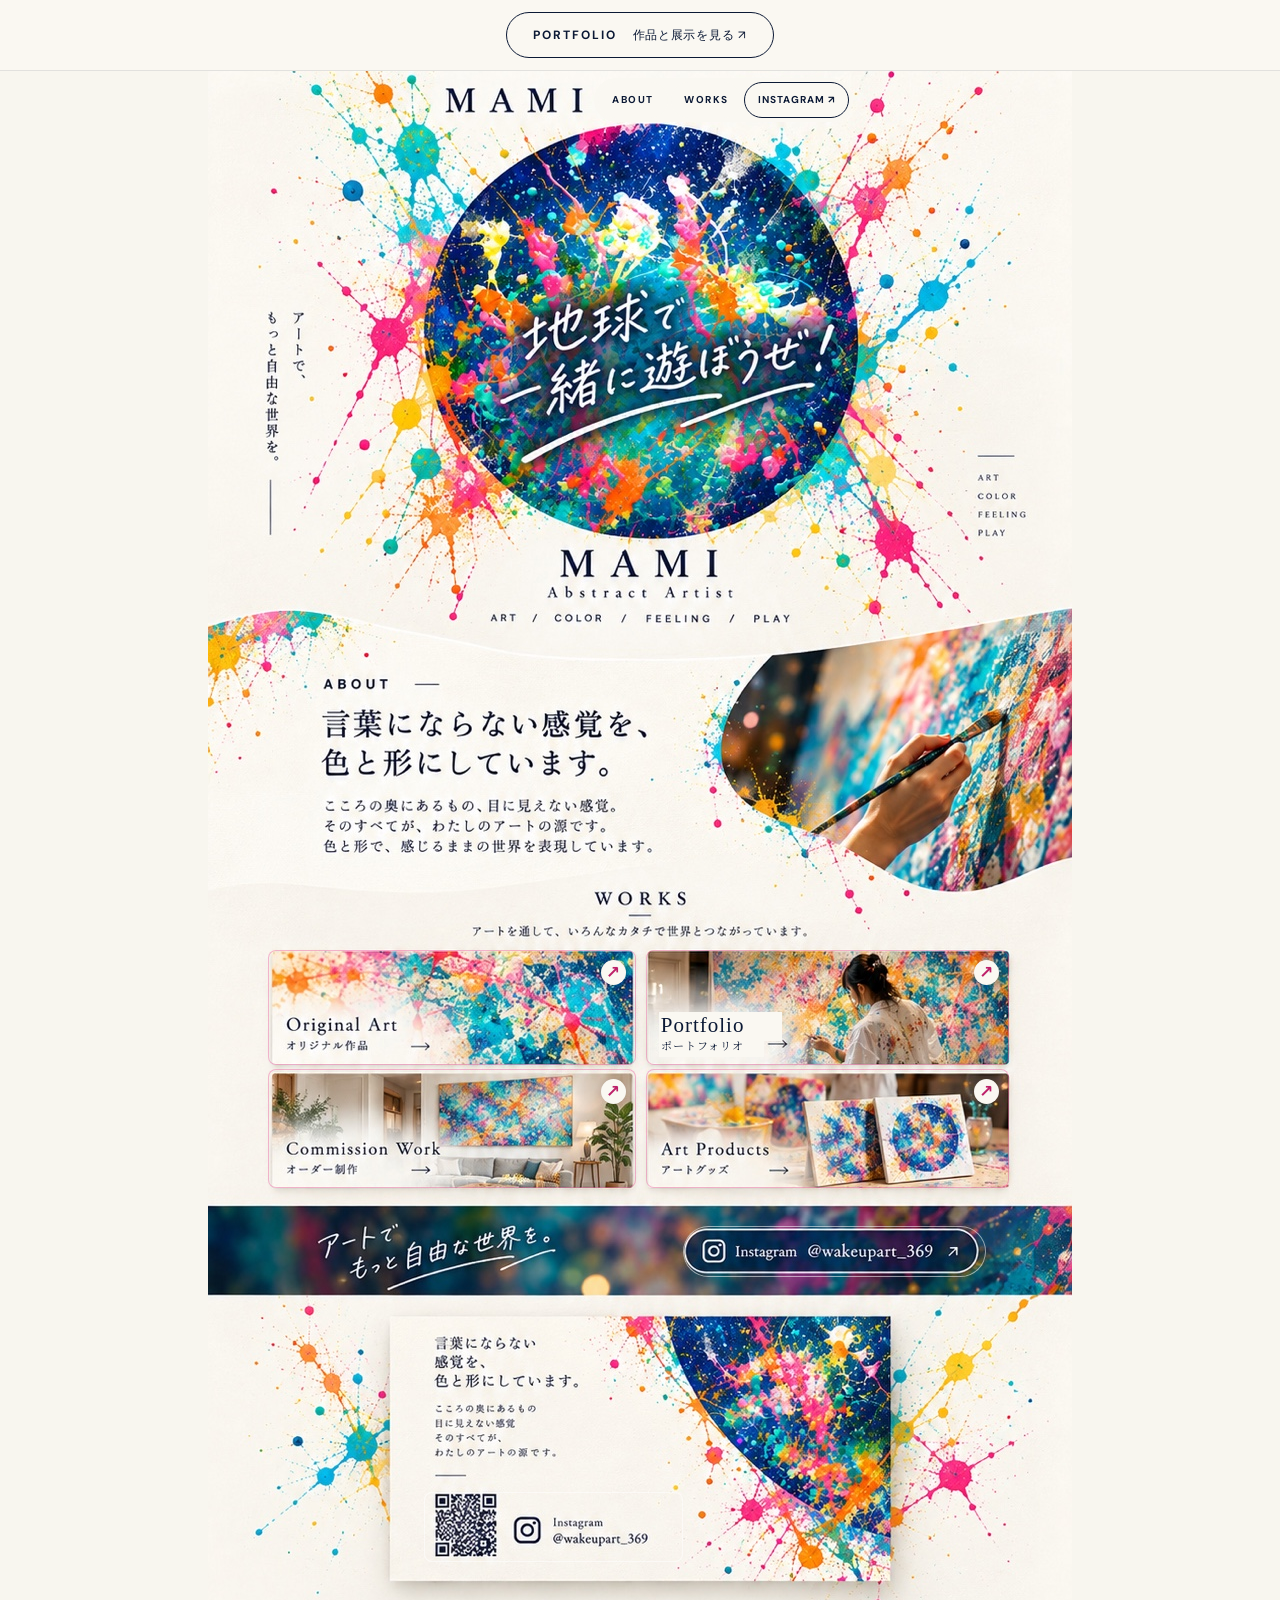
<file: mami-site/index.html>
<!doctype html>
<html lang="ja"><head><meta charset="utf-8"/><meta name="viewport" content="width=device-width,initial-scale=1"/><meta name="theme-color" content="#071c3b"/><title>MAMI | Abstract Artist</title><meta name="description" content="MAMI｜言葉にならない感覚を、色と形に。抽象画、ライブペイント、アート作品。地球で一緒に遊ぼうぜ！"/>
<style>
@import url('https://fonts.googleapis.com/css2?family=Noto+Serif+JP:wght@400;500;600&family=DM+Sans:wght@400;500;600;700&display=swap');
:root{--ink:#0b1935;--cream:#faf8f2;--pink:#f52b91;--teal:#12b6bd}*{box-sizing:border-box}html{scroll-behavior:smooth}body{margin:0;color:var(--ink);background:var(--cream);font-family:'DM Sans',system-ui,sans-serif}a{color:inherit}header{z-index:10;position:sticky;top:0;background:rgba(250,248,242,.91);backdrop-filter:blur(16px);border-bottom:1px solid #10204016}nav{height:72px;max-width:1180px;margin:auto;padding:0 27px;display:flex;align-items:center;justify-content:space-between}.logo{font-family:Georgia,serif;font-size:27px;letter-spacing:.35em;text-decoration:none}.links{display:flex;gap:27px;align-items:center}.links a{text-decoration:none;font-size:11px;font-weight:700;letter-spacing:.17em}.links a:hover{color:var(--pink)}.ig{padding:11px 18px;border:1px solid #132345;border-radius:50px}main{overflow:hidden}.hero{position:relative;min-height:min(810px,90vh);background:#071c3b;display:grid;grid-template-columns:1.07fr .93fr;color:white}.hero-art{background-image:linear-gradient(90deg,#06173105 65%,#071c3b 100%),url('assets/mami-art-hex.jpg');background-size:cover;background-position:center;min-height:600px}.hero-copy{display:flex;justify-content:center;flex-direction:column;padding:90px clamp(32px,6vw,100px) 90px 35px;position:relative}.eyebrow{font-weight:700;font-size:11px;letter-spacing:.4em}.hero h1{font-family:'Noto Serif JP',serif;font-weight:500;font-size:clamp(46px,5.8vw,88px);line-height:1.55;letter-spacing:.07em;margin:32px 0 24px}.hero h1 span{display:block;white-space:nowrap}.hero h1 em{font-style:normal;color:#ff66b4}.hero .sub{font-size:13px;line-height:2.3;letter-spacing:.19em;color:#d6e2ea}.circle{position:absolute;right:-110px;bottom:-160px;width:350px;height:350px;border:1px solid #ffffff42;border-radius:50%;pointer-events:none}.btn{display:inline-flex;align-items:center;justify-content:center;padding:18px 30px;border-radius:50px;text-decoration:none;font-size:12px;font-weight:700;letter-spacing:.2em;transition:transform .2s}.btn:hover{transform:translateY(-3px)}.pink{background:#f62b90;color:white}.outline{border:1px solid #0b1935}.hero .btn{align-self:flex-start;margin-top:40px}.tiny{font-size:10px;letter-spacing:.3em}.band{padding:22px;text-align:center;background:#f7eddd;font-size:12px;letter-spacing:.35em;border-bottom:1px solid #1724411a}.section{max-width:1120px;margin:auto;padding:110px 28px}.section-label{font-size:11px;letter-spacing:.4em;font-weight:700;color:#e8368e}.section h2{font-family:Georgia,'Noto Serif JP',serif;font-size:clamp(42px,5vw,72px);font-weight:400;letter-spacing:.05em;margin:18px 0 35px}.about{display:grid;grid-template-columns:1fr 1fr;gap:80px;align-items:center}.about p{font-family:'Noto Serif JP',serif;font-size:clamp(17px,2vw,23px);line-height:2.3;letter-spacing:.08em}.about .small{font-family:'DM Sans',sans-serif;font-size:13px;line-height:2.2;color:#6a6870}.about-image{height:500px;background:url('assets/paint_detail.jpg') center/cover;position:relative;border-radius:240px 240px 12px 12px;box-shadow:25px 25px 0 #f5e7de}.gallery{background:#081b3a;color:white}.gallery .inner{max-width:1120px;margin:auto;padding:100px 28px}.gallery-head{display:flex;justify-content:space-between;align-items:end;gap:30px}.gallery h2{font-family:Georgia,serif;font-size:clamp(43px,6vw,82px);font-weight:400;margin:15px 0}.art-strip{display:grid;grid-template-columns:1.2fr .8fr;gap:25px;margin-top:35px}.art-strip img{width:100%;height:450px;object-fit:cover}.art-strip img:last-child{object-position:right}.note{font-size:12px;color:#d6d5df;line-height:2}.services{display:grid;grid-template-columns:repeat(4,1fr);gap:16px;margin-top:55px}.service{border-top:2px solid var(--ink);padding-top:22px}.service .num{font-size:11px;color:#e8368e}.service h3{font-family:Georgia,serif;font-weight:400;font-size:22px}.service p{font-size:12px;color:#646775;line-height:1.8}.contact{padding:105px 24px;text-align:center;position:relative;background:#f3ebdf}.contact:before,.contact:after{content:'';position:absolute;border-radius:50%;opacity:.8;filter:blur(1px)}.contact:before{background:#fd479d;width:16px;height:16px;left:12%;top:18%}.contact:after{background:#19b7bd;width:23px;height:23px;right:12%;bottom:18%}.contact h2{font-family:'Noto Serif JP',serif;font-weight:400;font-size:clamp(32px,5vw,58px);line-height:1.6}.contact p{font-size:14px;line-height:2}.contact .btn{margin-top:20px}footer{display:flex;justify-content:space-between;align-items:center;padding:28px max(26px,calc((100vw - 1120px)/2));font-size:11px;letter-spacing:.16em}footer strong{font-family:Georgia,serif;font-size:22px;letter-spacing:.24em}@media(max-width:800px){nav{height:62px}.links{gap:14px}.links a{font-size:10px}.links a:nth-child(2){display:none}.ig{padding:10px}.hero{display:flex;flex-direction:column}.hero-art{height:380px;min-height:0;background-image:linear-gradient(0deg,#071c3b 0%,transparent 40%),url('assets/art_detail.jpg')}.hero-copy{padding:0 29px 75px;margin-top:-20px}.hero h1{font-size:clamp(39px,10vw,65px);margin:15px 0}.circle{display:none}.section{padding:75px 28px}.about{grid-template-columns:1fr;gap:38px}.about-image{height:320px;order:-1}.gallery .inner{padding:70px 28px}.art-strip{gap:12px}.art-strip img{height:260px}.services{grid-template-columns:repeat(2,1fr);gap:35px}.gallery-head{display:block}.contact{padding:70px 20px}footer{gap:20px;flex-wrap:wrap}}

/* Main visual: the actual front of MAMI's business card */
.hero{min-height:0;display:flex;justify-content:center;align-items:center;position:relative;overflow:hidden;padding:clamp(34px,5vw,76px) 22px;background:#faf8f2;color:var(--ink)}
.hero-splashes{position:absolute;inset:-40px;pointer-events:none;opacity:.65;background-image:url('assets/art_detail.jpg');background-position:center;background-size:cover;filter:saturate(1.3)}
.hero-splashes:after{content:'';position:absolute;inset:0;background:rgba(250,248,242,.77)}
.hero-feature{position:relative;z-index:1;width:min(100%,570px);box-shadow:0 18px 42px #0b19352e;line-height:0;background:#faf8f2}
.hero-feature img{width:100%;height:auto;display:block}
@media(max-width:800px){nav{padding:0 15px;height:66px;gap:12px}.logo{font-size:23px;letter-spacing:.18em}.links{gap:10px}.links a{font-size:9px;letter-spacing:.08em}.links a:nth-child(2),.links a:nth-child(3){display:none}.links .ig{padding:11px 10px;white-space:nowrap}.hero{padding:24px 17px 40px;min-height:0}.hero-feature{width:min(100%,520px);box-shadow:0 12px 25px #0b193526}.hero-splashes{opacity:.45}}
@media(min-width:801px){.hero{padding:65px 36px 85px}.hero-feature{width:min(68vw,600px)}}
</style><style>
.desktop-design{display:none}
@media(min-width:801px){
body{background:#f8f6ef}
body>header,body>main,body>footer{display:none}
.desktop-design{display:block;position:relative;width:100%;max-width:864px;margin:0 auto}
.desktop-artwork{display:block;width:100%;height:auto}
.desktop-design>nav{position:absolute;inset:0;width:100%;height:100%;max-width:none;margin:0;padding:0;display:block;pointer-events:none}
.desktop-design>nav .design-link{pointer-events:auto}
.design-link{position:absolute;display:block;z-index:2;text-decoration:none;transition:box-shadow .15s,background .15s}
.design-link span{position:absolute;width:1px;height:1px;padding:0;margin:-1px;overflow:hidden;clip-path:inset(50%);white-space:nowrap}
.design-link:hover{box-shadow:none;background:transparent}
.design-link:focus-visible{outline:3px solid #e62f86;outline-offset:4px;background:#ffffff33}
.design-anchor{position:absolute;left:0;width:1px;height:1px;scroll-margin-top:20px}
}
</style><style>.service-link{display:block;text-decoration:none;touch-action:manipulation;-webkit-tap-highlight-color:#f52b9122}.service-link:focus-visible{outline:3px solid #e8368e;outline-offset:6px}.service-action{display:block;font-size:11px;line-height:1.8;color:#bd2069;margin-top:20px;font-weight:700}.service-link:active{opacity:.7}</style><style>.portfolio-entry{padding:12px 20px;text-align:center;background:#faf8f2;border-bottom:1px solid #0b19351a}.portfolio-entry a{display:inline-flex;align-items:center;justify-content:center;gap:16px;min-height:46px;padding:10px 26px;border:1px solid #0b1935;border-radius:50px;text-decoration:none;color:#0b1935}.portfolio-entry strong{font-size:12px;letter-spacing:.16em}.portfolio-entry span{font-size:12px;letter-spacing:.06em}.portfolio-entry a:hover{background:#f3ebdf}.portfolio-entry a:focus-visible{outline:3px solid #e8368e;outline-offset:3px}@media(max-width:420px){.portfolio-entry{padding:10px 14px}.portfolio-entry a{gap:12px;padding:10px 18px}}</style><style>@media(min-width:801px){.desktop-design .work-link[aria-label^="Portfolio"] span{position:absolute;left:3.5%;top:54%;width:34%;height:25%;margin:0;padding:0 2px;overflow:visible;clip-path:none;white-space:nowrap;background:#faf8f2;color:#0b1935;font-family:Georgia,serif;font-size:clamp(19px,2.43vw,21px);line-height:1.25;letter-spacing:1px}}</style><style>@media(min-width:801px){.desktop-design .work-link[aria-label^="Portfolio"]::after{content:"ポートフォリオ";position:absolute;left:3.5%;top:77%;width:29%;height:16%;padding-left:2px;box-sizing:border-box;background:#faf8f2;color:#0b1935;font-family:"Noto Serif JP",serif;font-size:clamp(10px,1.27vw,11px);line-height:1.4;letter-spacing:1px;white-space:nowrap}}</style><style>/* Real text navigation, independent of the background artwork. */
@media(min-width:801px){
.desktop-nav-actions{position:absolute;left:44.7%;top:.45%;width:30%;height:2.85%;display:flex;align-items:center;justify-content:space-between;gap:3px;background:#faf8f2;border-radius:24px;padding:3px 4px;pointer-events:auto}
.desktop-nav-actions .nav-action{display:inline-flex;align-items:center;justify-content:center;min-height:36px;padding:0 9px;flex:1;color:#0b1935;background:#faf8f2;border:1px solid transparent;border-radius:24px;text-decoration:none;font-family:'DM Sans',system-ui,sans-serif;font-size:10px;font-weight:700;letter-spacing:1.5px;white-space:nowrap;cursor:pointer;transition:background-color .18s,color .18s,border-color .18s,transform .18s}
.desktop-nav-actions .nav-instagram{flex:1.7;border-color:#0b1935;letter-spacing:1px}
.desktop-nav-actions .nav-action:hover,.desktop-nav-actions .nav-action[aria-current="location"]{background:#e8368e;color:#fff;border-color:#e8368e}
.desktop-nav-actions .nav-action:active{background:#b91f69;color:#fff;transform:translateY(1px)}
.desktop-nav-actions .nav-action:focus-visible{outline:3px solid #12b6bd;outline-offset:3px;background:#e8368e;color:#fff}
}
.links a{border-radius:24px;padding:10px;transition:background-color .18s,color .18s}
.links a:hover,.links a:active{background:#e8368e;color:#fff}
.links a:focus-visible{outline:3px solid #12b6bd;outline-offset:3px;background:#e8368e;color:#fff}
@media(prefers-reduced-motion:reduce){html{scroll-behavior:auto}.desktop-nav-actions .nav-action,.links a{transition:none}}</style><style>/* Make every existing link visibly interactive without changing its destination. */
@media(min-width:801px){
.desktop-design .design-link{cursor:pointer;border-radius:8px;transition:background-color .18s,box-shadow .18s}
.desktop-design .work-link{box-shadow:inset 0 0 0 1px #e8368e55}
.desktop-design .work-link::before{content:"↗";position:absolute;right:10px;top:10px;width:25px;height:25px;display:flex;align-items:center;justify-content:center;border-radius:50%;background:#faf8f2;color:#bd2069;box-shadow:0 2px 8px #0b19351f;font:700 17px/1 system-ui,sans-serif;transition:background-color .18s,color .18s}
.desktop-design .design-link:hover,.desktop-design .design-link.is-selected{background:#e8368e20;box-shadow:inset 0 0 0 3px #e8368e}
.desktop-design .work-link:hover::before,.desktop-design .work-link.is-selected::before{background:#e8368e;color:#fff}
.desktop-design .design-link:active{background:#e8368e38;box-shadow:inset 0 0 0 4px #bd2069}
.desktop-design .design-link:focus-visible{outline:3px solid #12b6bd;outline-offset:3px;background:#e8368e20;box-shadow:inset 0 0 0 3px #e8368e}
.desktop-design .design-link:not(.work-link):not([href="#desktop-top"]){box-shadow:inset 0 0 0 1px #ffffff88}
.desktop-design .design-link:not(.work-link):not([href="#desktop-top"]):hover,.desktop-design .design-link:not(.work-link):not([href="#desktop-top"]).is-selected{box-shadow:inset 0 0 0 3px #e8368e}
}
.service-link{padding:22px 12px 14px;border-radius:0 0 12px 12px;cursor:pointer;transition:background-color .18s,box-shadow .18s}
.service-link:hover,.service-link.is-selected{background:#fbe6ef;box-shadow:inset 0 0 0 2px #e8368e}
.service-link:active{background:#f7cfdf;opacity:1}
.service-link:hover h3,.service-link.is-selected h3{color:#bd2069}
.portfolio-entry a,.btn,.logo{cursor:pointer;transition:background-color .18s,color .18s,box-shadow .18s}
.portfolio-entry a:hover,.portfolio-entry a:active{background:#e8368e;color:white;border-color:#e8368e}
.btn:hover{background:#bd2069;box-shadow:0 5px 15px #bd206933}
.btn:focus-visible,.logo:focus-visible{outline:3px solid #12b6bd;outline-offset:4px}
.logo:hover{color:#e8368e}
@media(prefers-reduced-motion:reduce){.desktop-design .design-link,.desktop-design .work-link::before,.service-link,.portfolio-entry a,.btn,.logo{transition:none}}
</style><style>@media(max-width:800px){.about-image{height:auto;aspect-ratio:3 / 4;background-image:url("assets/mami-painting-about.jpg");background-position:center;background-size:cover;border-radius:50% 50% 12px 12px;box-shadow:14px 18px 0 #f5e7de}}</style><style>/* Mobile WORKS: four playful paper stickers. */
.works-invite{display:none}
@media(max-width:800px){
#works{padding:72px 24px 80px}
#works h2{margin-bottom:15px}
#works .works-invite{display:block;font-family:'Noto Serif JP',serif;font-size:12px;letter-spacing:.04em;line-height:1.9;color:#686478;margin:0 0 28px}
#works .works-invite span{display:inline-block;color:#e8368e;font-size:20px;margin-left:4px}
#works .services{display:grid;grid-template-columns:repeat(2,minmax(0,1fr));gap:20px 14px;margin-top:28px;align-items:stretch}
#works .service-link{--paper:#ffe3ed;--accent:#bd2069;--tilt:-1.3deg;position:relative;display:flex;flex-direction:column;min-width:0;padding:18px 13px 16px;border:1.5px solid #172441;border-radius:25px 25px 16px 25px;background:var(--paper);box-shadow:3px 5px 0 #172441;transform:rotate(var(--tilt));transition:transform .18s,box-shadow .18s;isolation:isolate}
#works .service-link:nth-child(2){--paper:#dff3f5;--accent:#087c86;--tilt:1.3deg;border-radius:25px 16px 25px 25px}
#works .service-link:nth-child(3){--paper:#fff0c5;--accent:#946019;--tilt:1deg;border-radius:17px 25px 25px 25px}
#works .service-link:nth-child(4){--paper:#e8e0f8;--accent:#71509c;--tilt:-1deg;border-radius:25px 25px 25px 16px}
#works .service-link::before{content:"✦";position:absolute;right:13px;top:12px;font-size:34px;line-height:1;color:var(--accent);opacity:.8;pointer-events:none}
#works .service-link:nth-child(2)::before{content:"◎"}
#works .service-link:nth-child(3)::before{content:"✎"}
#works .service-link:nth-child(4)::before{content:"✿"}
#works .num{display:flex;align-items:center;justify-content:center;width:29px;height:29px;border:1px solid currentColor;border-radius:50%;background:#fff9;color:var(--accent);font-size:10px;letter-spacing:.04em}
#works .service h3{font-family:Georgia,serif;font-size:clamp(20px,5.6vw,27px);line-height:1.12;letter-spacing:-.02em;color:#172441;margin:20px 0 12px;min-height:2.24em;overflow-wrap:normal}
#works .service p{font-size:11px;line-height:1.85;color:#514e61;margin:0 0 18px}
#works .service-action{display:flex;align-items:center;justify-content:center;min-height:38px;padding:8px 4px;margin-top:auto;background:#fff9;border:1px solid currentColor;border-radius:40px;color:var(--accent);font-size:10px;line-height:1.5;letter-spacing:0;white-space:nowrap}
#works .service-link:hover,#works .service-link:focus-visible,#works .service-link.is-selected{background:var(--paper);transform:translate(-1px,-4px) rotate(0deg);box-shadow:5px 9px 0 #172441}
#works .service-link:hover h3,#works .service-link.is-selected h3{color:#172441}
#works .service-link:hover .service-action,#works .service-link.is-selected .service-action{background:var(--accent);color:#fff}
#works .service-link:active{opacity:1;transform:translate(2px,3px) rotate(0deg);box-shadow:1px 2px 0 #172441}
#works .service-link:focus-visible{outline:3px solid #e8368e;outline-offset:5px}
}
@media(max-width:350px){#works{padding-left:18px;padding-right:18px}#works .services{gap:18px 12px}#works .service-link{padding:16px 10px}#works .service-action{font-size:9px}}
@media(prefers-reduced-motion:reduce){#works .service-link{transition:none}}
</style><style>/* Mobile header: keep the three destinations visible and uncluttered. */
@media(max-width:800px){
header nav{justify-content:flex-end}
header nav .logo{display:none}
header nav .links{width:100%;justify-content:flex-end;gap:7px}
header nav .links a{display:inline-flex!important;align-items:center;justify-content:center;padding:10px 11px;font-size:9px;letter-spacing:.08em;white-space:nowrap}
header nav .links a:nth-child(2){display:none!important}
header nav .links a:nth-child(3){display:inline-flex!important;border:1px solid #0b1935}
header nav .links .ig{padding:11px 10px}
}
@media(max-width:370px){
header nav .links{gap:4px}
header nav .links a{padding-left:8px;padding-right:8px;font-size:8px}
header nav .links .ig{padding-left:8px;padding-right:8px}
}</style><style>
@media (max-width:900px){
.gallery .art-strip{grid-template-columns:1fr;grid-template-areas:"main" "detail" "motion";gap:22px}
.gallery .art-piece-main,.gallery .art-piece-detail,.gallery .art-piece-motion{width:100%;transform:none}
.gallery .art-piece-main img{height:300px;object-position:center}
.gallery .art-piece-detail img,.gallery .art-piece-motion img{height:230px;object-position:center 45%}
.gallery .art-piece figcaption{font-size:13px;left:12px;bottom:12px}
}
</style><style>
.gallery .art-piece img{object-fit:contain!important;background:#081b3a}
.gallery .art-piece-main img{object-position:center!important}
.gallery .art-piece-detail img,.gallery .art-piece-motion img{object-position:center top!important}
@media(max-width:900px){
.gallery .art-piece-main img{height:auto!important;aspect-ratio:16/10}
.gallery .art-piece-detail img,.gallery .art-piece-motion img{height:auto!important;aspect-ratio:16/10}
}
</style><style>
/* Playful art cards to match the WORKS section */
.gallery .art-strip{gap:28px}
.gallery .art-piece{padding:14px 14px 18px;border:3px solid #0b1935;box-shadow:10px 10px 0 #0b1935;border-radius:32px;background:#f8deea;transform:rotate(-1deg)}
.gallery .art-piece:nth-child(2){background:#dff3f5;transform:rotate(1deg)}
.gallery .art-piece:nth-child(3){background:#fff0be;transform:rotate(-.7deg)}
.gallery .art-piece-main{border-radius:38px 22px 22px 22px}
.gallery .art-piece-detail{border-radius:22px 38px 22px 22px}
.gallery .art-piece-motion{border-radius:22px 22px 38px 22px}
.gallery .art-piece::before{content:'✦';position:absolute;top:20px;right:22px;z-index:2;font-size:25px;color:#c02c70}
.gallery .art-piece:nth-child(2)::before{content:'○';color:#378b97}
.gallery .art-piece:nth-child(3)::before{content:'✎';color:#9b6b27}
.gallery .art-piece img{border-radius:22px;background:#faf8f2}
.gallery .art-piece figcaption{position:static;display:block;padding:14px 5px 0;background:transparent;color:#0b1935;font:400 18px Georgia,serif;letter-spacing:.02em}
.gallery .art-piece figcaption span{color:#c02c70}
.gallery .art-piece-detail figcaption{color:#287b86}
.gallery .art-piece-motion figcaption{color:#8d6426}
@media(max-width:900px){
.gallery .art-strip{gap:24px}
.gallery .art-piece{padding:12px 12px 15px;border-radius:28px;box-shadow:8px 8px 0 #0b1935}
.gallery .art-piece-main,.gallery .art-piece-detail,.gallery .art-piece-motion{border-radius:28px}
.gallery .art-piece::before{top:17px;right:20px}
.gallery .art-piece figcaption{font-size:17px;padding-top:12px}
}
</style></head><body><aside class="portfolio-entry" aria-label="作品と展示のポートフォリオ"><a href="portfolio/"><strong>PORTFOLIO</strong><span>作品と展示を見る ↗</span></a></aside><div class="desktop-design" aria-label="MAMI アーティストサイト PC版">
<img class="desktop-artwork" src="assets/desktop-design.jpg" width="864" height="1536" alt="MAMI Abstract Artist。地球で一緒に遊ぼうぜ！ 色鮮やかな丸い抽象アート、制作風景、作品とアートグッズ。言葉にならない感覚を、色と形にしています。">
<nav aria-label="PC版メニュー">
<a class="design-link" style="left:27%;top:.5%;width:17%;height:3%" href="#desktop-top" aria-label="MAMI トップ"><span>MAMI</span></a>
<div class="desktop-nav-actions">
<a class="nav-action" href="#desktop-about">ABOUT</a>
<a class="nav-action" href="#desktop-works">WORKS</a>
<a class="nav-action nav-instagram" href="https://www.instagram.com/wakeupart_369/" target="_blank" rel="noopener" aria-label="Instagram @wakeupart_369 を開く">INSTAGRAM ↗</a>
</div>
</nav>
<div id="desktop-top" class="design-anchor" style="top:0"></div>
<section id="desktop-about" class="design-anchor" style="top:38%" aria-label="ABOUT 言葉にならない感覚を、色と形にしています。"></section>
<section id="desktop-works" class="design-anchor" style="top:53%" aria-label="WORKS"></section>
<a class="design-link work-link" style="left:7%;top:57.2%;width:42.5%;height:7.5%" href="https://www.instagram.com/wakeupart_369/" target="_blank" rel="noopener" aria-label="Original Art オリジナル作品をInstagramで見る"><span>Original Art</span></a>
<a class="design-link work-link" style="left:50.7%;top:57.2%;width:42%;height:7.5%" href="portfolio/" aria-label="Portfolio ポートフォリオを見る"><span>Portfolio</span></a>
<a class="design-link work-link" style="left:7%;top:65%;width:42.5%;height:7.7%" href="https://www.instagram.com/wakeupart_369/" target="_blank" rel="noopener" aria-label="Commission Work オーダー制作についてInstagramで問い合わせる"><span>Commission Work</span></a>
<a class="design-link work-link" style="left:50.7%;top:65%;width:42%;height:7.7%" href="https://wakeupart073.base.shop/" target="_blank" rel="noopener" aria-label="Art Products アートグッズをBASEショップで見る"><span>Art Products</span></a>
<a class="design-link" style="left:55%;top:75.2%;width:35%;height:3.3%;border-radius:50px" href="https://www.instagram.com/wakeupart_369/" target="_blank" rel="noopener" aria-label="Instagram @wakeupart_369 を開く"><span>Instagram @wakeupart_369 ↗</span></a>
<a class="design-link" style="left:25%;top:92.5%;width:30%;height:4.6%" href="https://www.instagram.com/wakeupart_369/" target="_blank" rel="noopener" aria-label="名刺からInstagram @wakeupart_369 を開く"><span>Instagram @wakeupart_369 ↗</span></a>
</div><header><nav><a href="#top" class="logo">MAMI</a><div class="links"><a href="#about">ABOUT</a><a href="#gallery">ART</a><a href="#works">WORKS</a><a href="https://www.instagram.com/wakeupart_369/" target="_blank" rel="noopener" class="ig">INSTAGRAM ↗</a></div></nav></header><main id="top"><section class="hero" aria-label="MAMI アーティスト名刺のメインビジュアル"><div class="hero-splashes" aria-hidden="true"></div><div class="hero-feature"><img src="assets/card_front.jpg" alt="MAMI Abstract Artistの名刺表面。カラフルな抽象画と『地球で一緒に遊ぼうぜ！』のメッセージ" width="598" height="945" fetchpriority="high"></div></section><div class="band">FEEL IT. COLOR IT. PLAY ON EARTH.</div><section class="section about" id="about"><div><div class="section-label">01 / ABOUT</div><h2>Feel first.<br>Create freely.</h2><p>言葉にならない感覚を、<br>色と形にしています。</p><p class="small">こころの奥にあるもの。<br>目に見えない感覚。<br>そのすべてが、わたしのアートの源です。</p><p class="small">MAMI — Abstract Artist</p></div><div class="about-image" role="img" aria-label="筆を持って笑顔で青と緑の抽象画を制作するMAMI"></div></section><section class="gallery" id="gallery"><div class="inner"><div class="gallery-head"><div><div class="section-label">02 / ART</div><h2>Colors of feeling.</h2></div><p class="note">色を通して、まだ知らない自分と出会う。<br>感覚のままに、自由に。</p></div><div class="art-strip"><figure class="art-piece art-piece-main"><img src="assets/mami-art-hex.jpg" alt="六角形のキャンバスに描かれた抽象作品"><figcaption>作品がひらく ✦</figcaption></figure><figure class="art-piece art-piece-detail"><img src="assets/mami-making-wide.jpg" alt="床いっぱいに作品を広げて制作するMAMI"><figcaption>制作の途中</figcaption></figure><figure class="art-piece art-piece-motion"><img src="assets/mami-making-action.jpg" alt="青い作品に手を伸ばして制作するMAMI"><figcaption>身体ごと、遊ぶ</figcaption></figure></div><p class="gallery-invite">作品の中に、遊びにきてね <span aria-hidden="true">✦</span></p></div></section><section class="section" id="works"><div class="section-label">03 / WHAT I DO</div><h2>Art is play.</h2><p class="works-invite">気になる扉を、ひらいてみて。<span aria-hidden="true"> ✦</span></p><div class="services"><a class="service service-link" href="https://www.instagram.com/wakeupart_369/"><span class="num">01</span><h3>Original Art</h3><p>色と感覚から生まれる、オリジナルの抽象画。</p><span class="service-action">作品を見る ↗</span></a><a class="service service-link" href="portfolio/"><span class="num">02</span><h3>Portfolio</h3><p>作品と展示の記録。<br>アートの足あとを、ちらり。</p><span class="service-action">展示をのぞく ↗</span></a><a class="service service-link" href="https://www.instagram.com/wakeupart_369/"><span class="num">03</span><h3>Commission Work</h3><p>ご依頼やコラボレーションのご相談。</p><span class="service-action">いっしょにつくる ↗</span></a><a class="service service-link" href="https://wakeupart073.base.shop/" target="_blank" rel="noopener"><span class="num">04</span><h3>Art Products</h3><p>アートを暮らしの中で楽しむアイテム。</p><span class="service-action">グッズを見る ↗</span></a></div></section><section class="contact" id="contact"><div class="section-label">04 / LET'S CONNECT</div><h2>地球で、一緒に遊ぼうぜ！</h2><p>作品のこと、制作のこと、コラボレーションのこと。<br>お気軽にInstagramから声をかけてください。</p><a class="btn pink" href="https://www.instagram.com/wakeupart_369/" target="_blank" rel="noopener">@wakeupart_369 を見る ↗</a></section></main><footer><strong>MAMI</strong><span>ART / COLOR / FEELING / PLAY</span><span>© MAMI</span></footer><script>
document.querySelectorAll('.desktop-nav-actions a[href^="#"]').forEach(function(link){
link.addEventListener('click',function(){
document.querySelectorAll('.desktop-nav-actions [aria-current]').forEach(function(item){item.removeAttribute('aria-current')});
link.setAttribute('aria-current','location');
});
});
</script><script>
document.querySelectorAll('.desktop-design .design-link,.service-link').forEach(function(link){
link.addEventListener('click',function(){
document.querySelectorAll('.design-link.is-selected,.service-link.is-selected').forEach(function(item){item.classList.remove('is-selected')});
link.classList.add('is-selected');
});
});
</script></body></html>
</file>
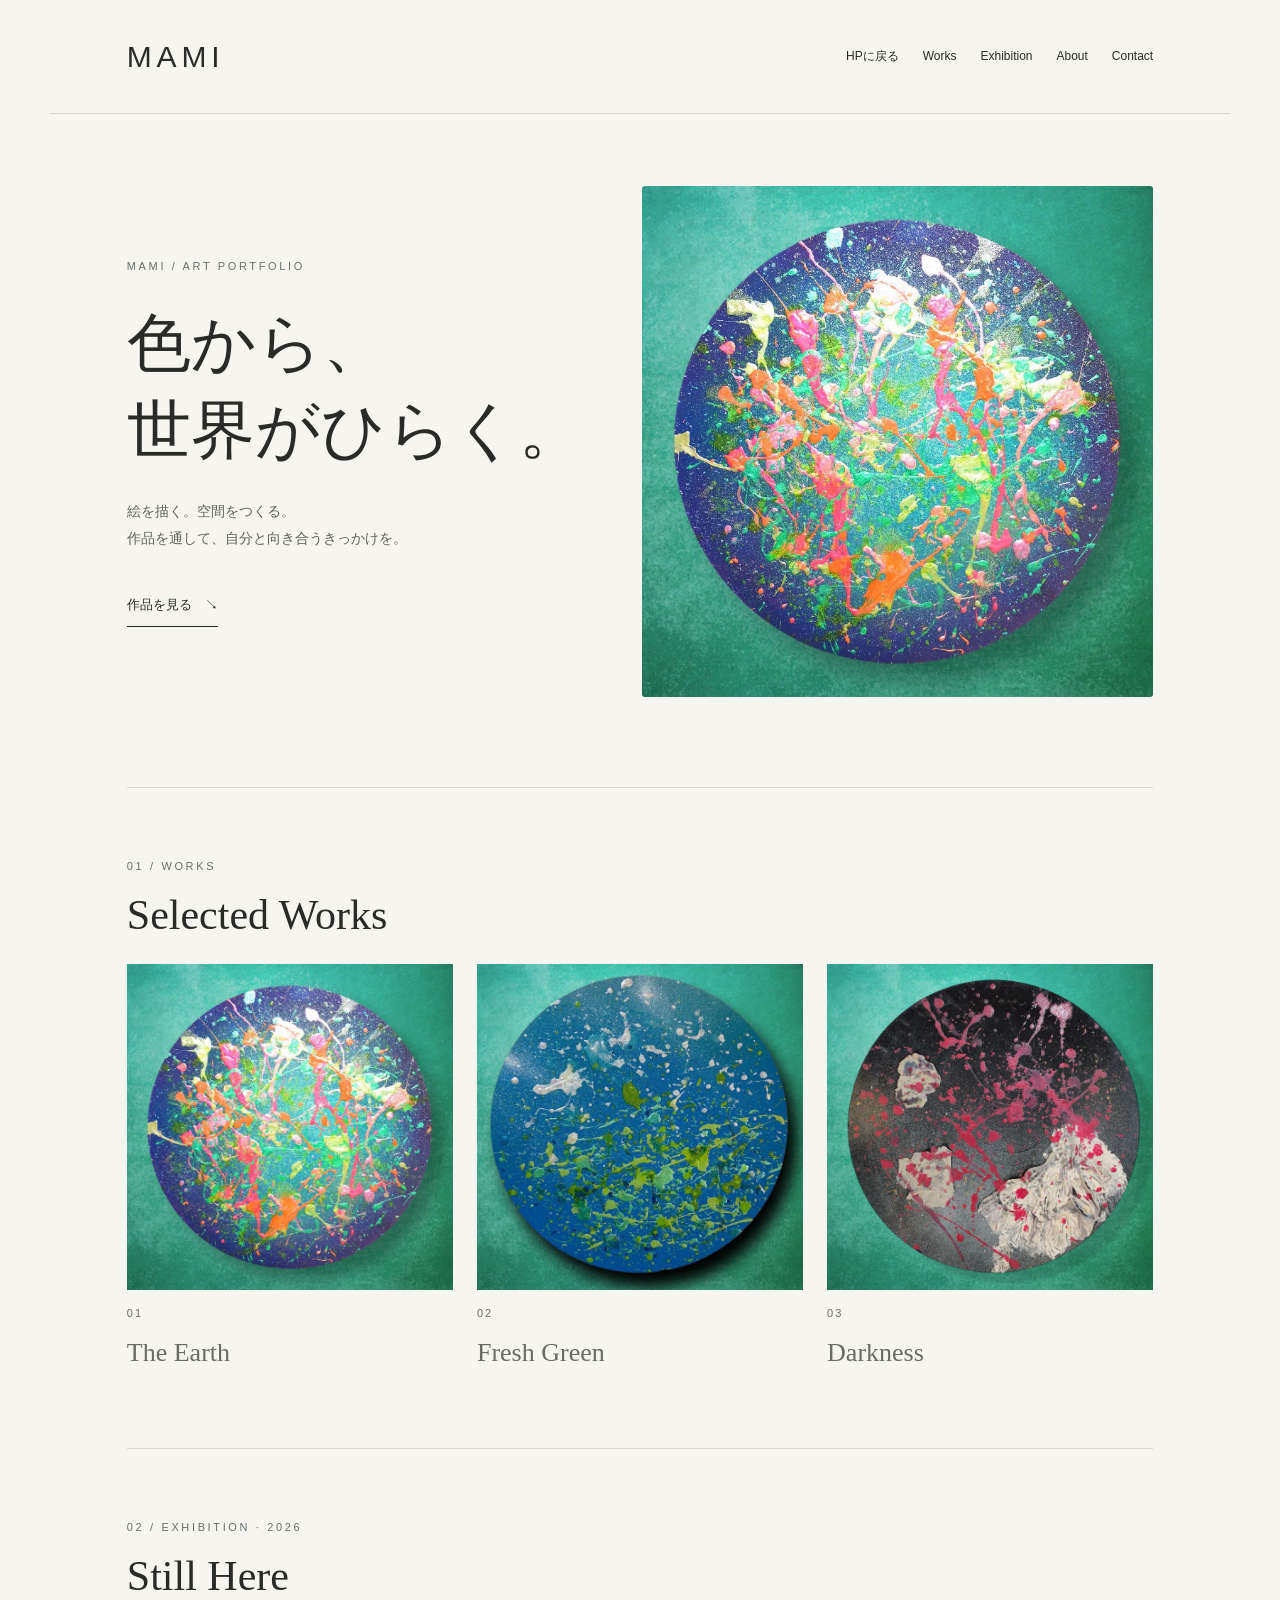
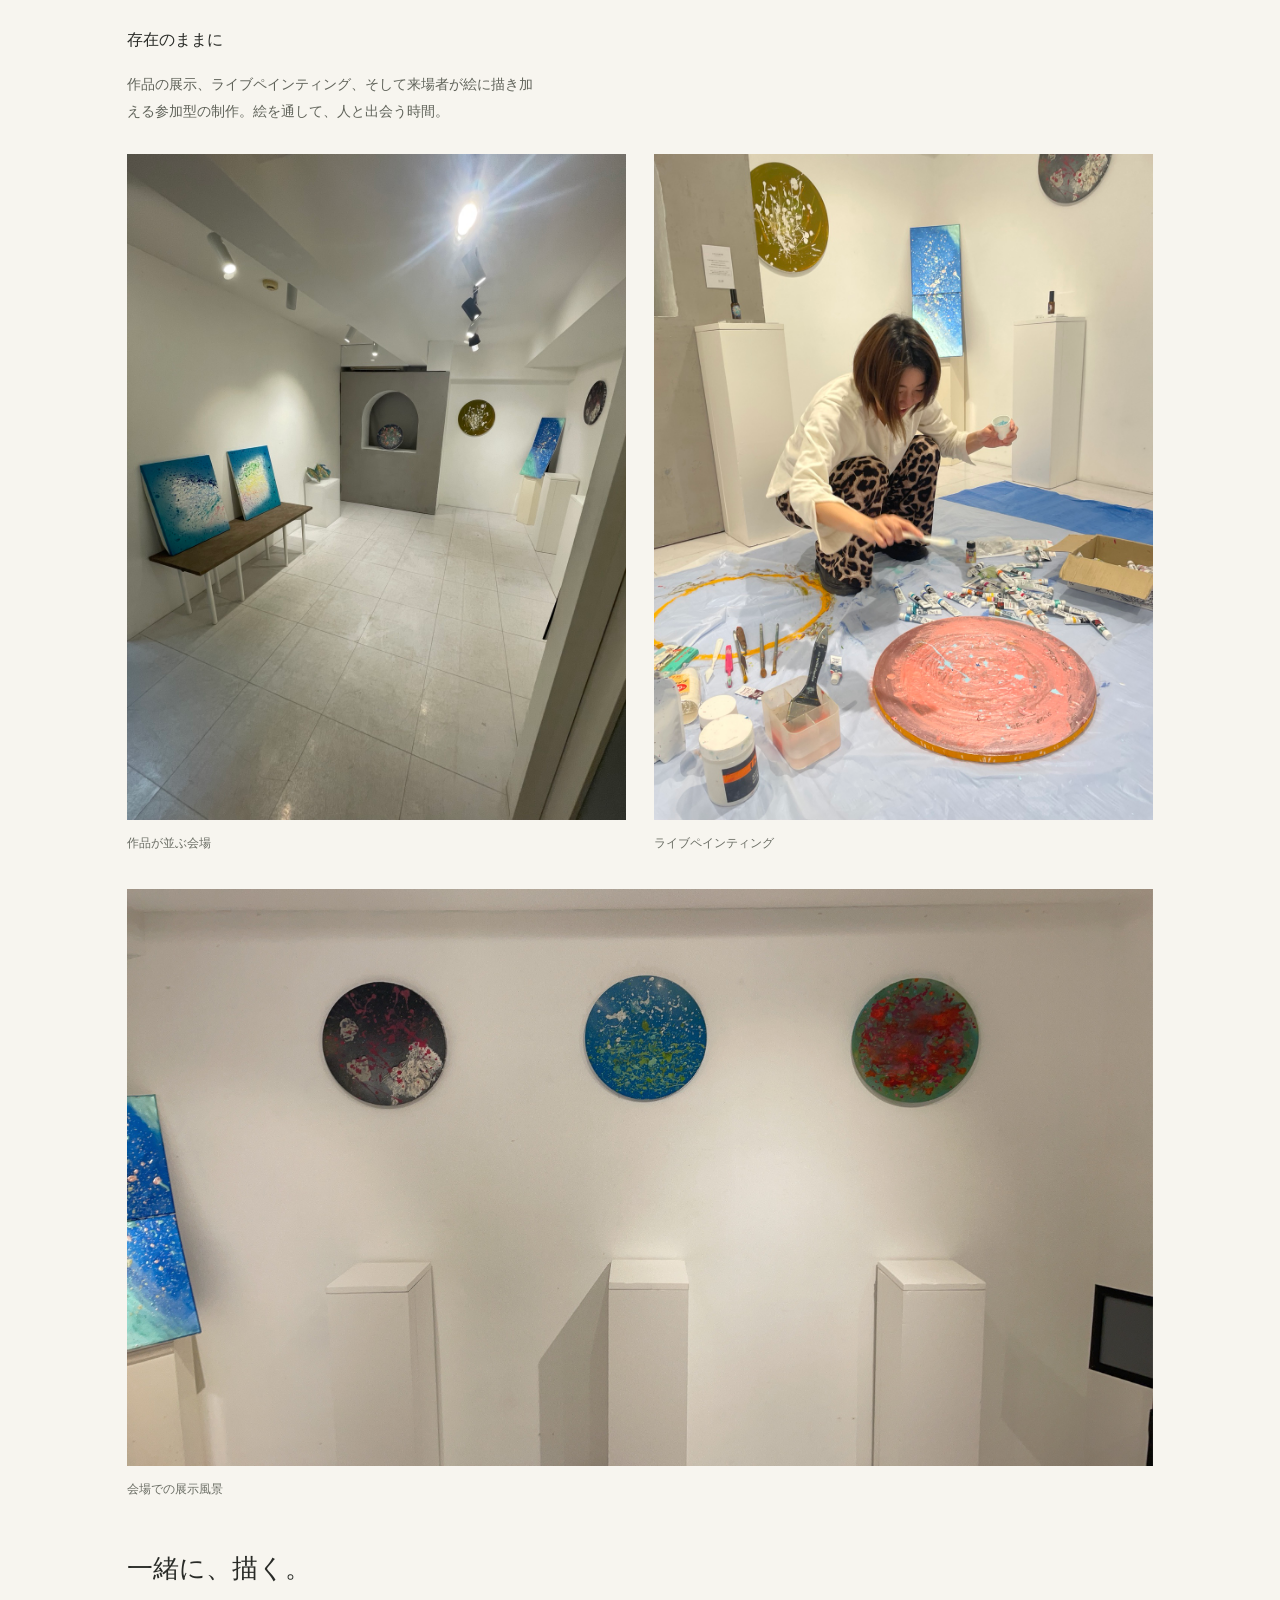
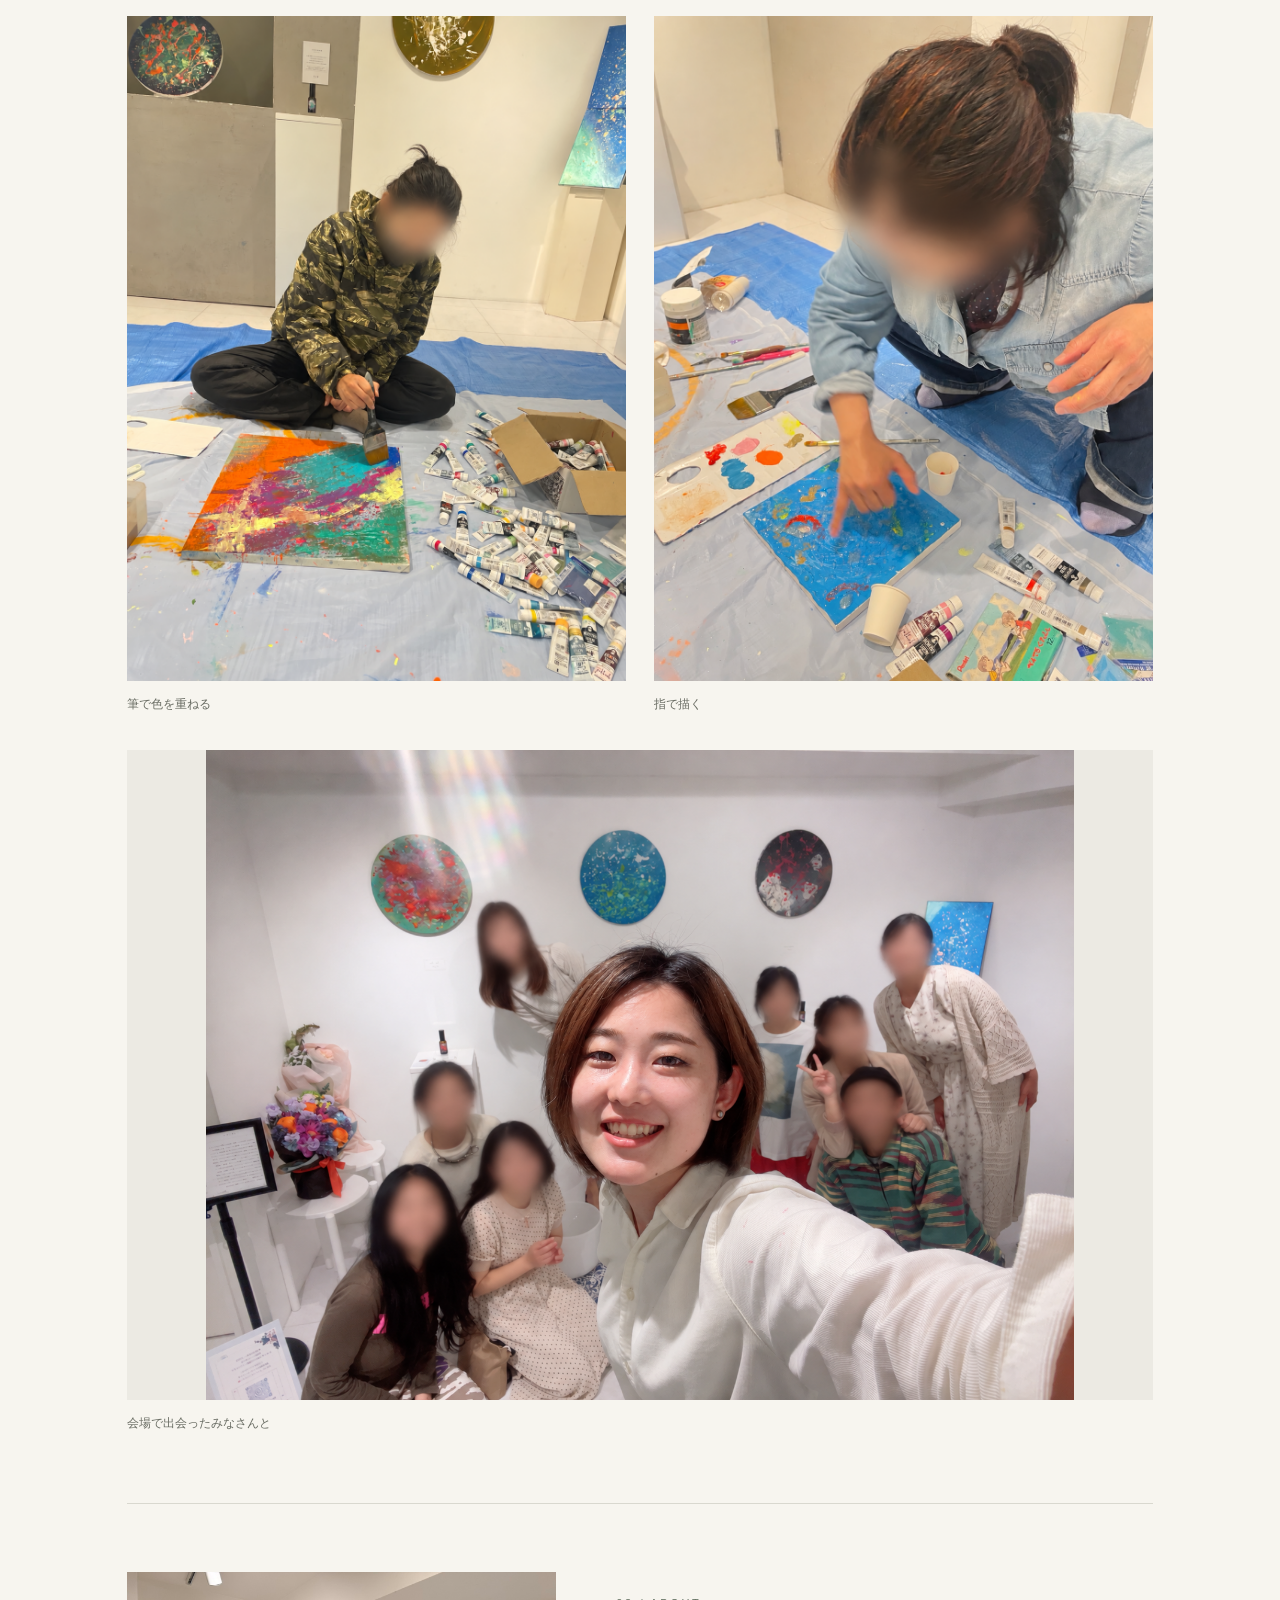
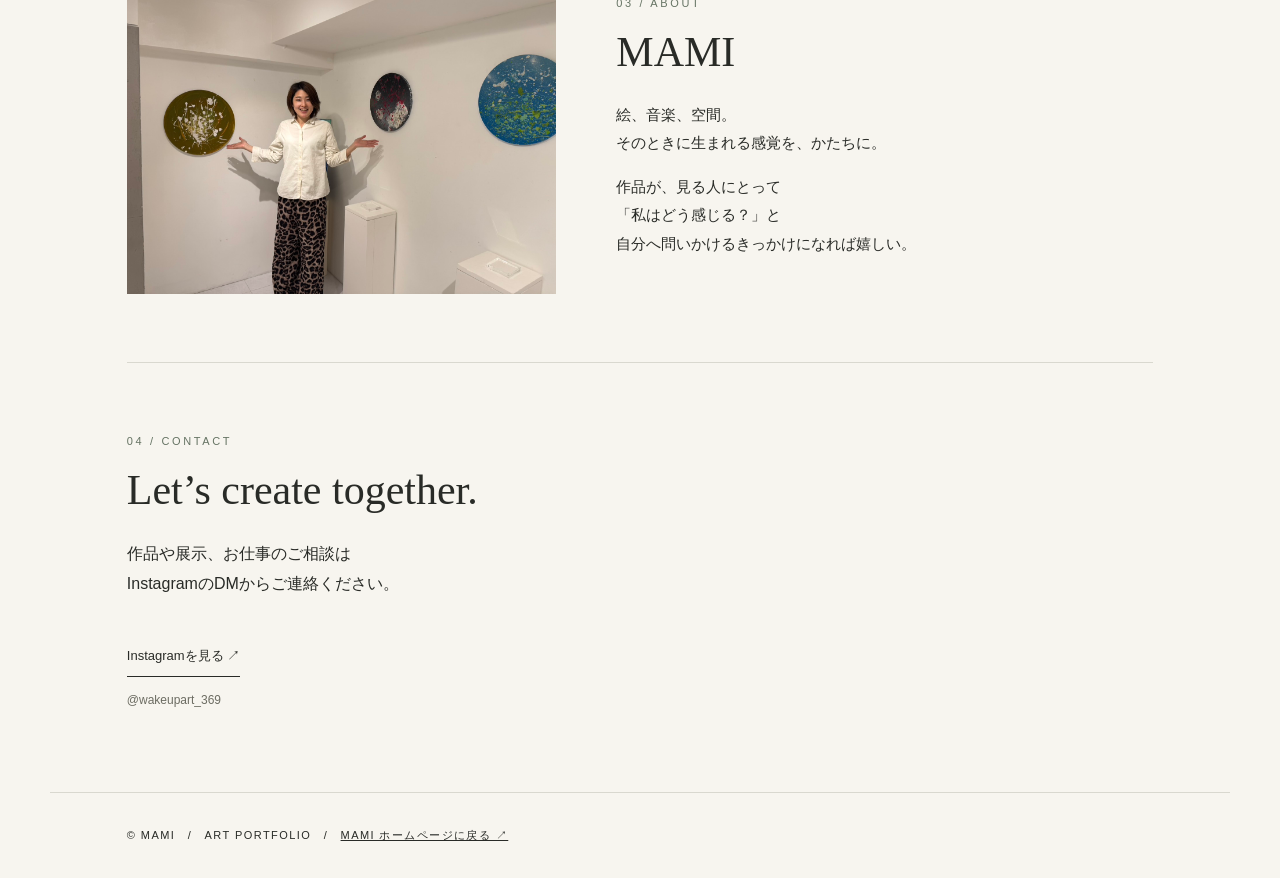
<file: mami-site/portfolio/index.html>
<!doctype html><html lang="ja"><head><meta charset="utf-8"><meta name="viewport" content="width=device-width,initial-scale=1"><meta name="robots" content="noindex"><title>MAMI — Art Portfolio</title><style>*{box-sizing:border-box}html{scroll-behavior:smooth}body{margin:0;background:#f7f5ef;color:#292b27;font-family:Arial,"Hiragino Kaku Gothic ProN",Meiryo,sans-serif;line-height:1.9}a{color:inherit}header,main,footer{max-width:1180px;margin:auto;padding:0 6%}header{display:flex;align-items:center;justify-content:space-between;padding-top:28px;padding-bottom:28px;border-bottom:1px solid #d9d8cf}.brand{font-size:30px;letter-spacing:.16em;text-decoration:none}nav{display:flex;gap:24px;font-size:12px}nav a{text-decoration:none}.hero{display:grid;grid-template-columns:1fr 1.1fr;gap:50px;align-items:center;padding:72px 0 90px}.eyebrow{font-size:11px;letter-spacing:.24em;color:#657363}h1,h2,h3{font-family:Georgia,"Yu Mincho",serif;font-weight:400;line-height:1.35}h1{font-size:clamp(38px,5vw,65px);margin:24px 0}h2{font-size:42px;margin:10px 0 20px}h3{font-size:26px;margin:10px 0}.intro{max-width:29em;font-size:14px;color:#60635a}.button{display:inline-block;text-decoration:none;border-bottom:1px solid;padding:8px 0;margin-top:20px;font-size:13px}img{width:100%;height:auto;display:block}.hero img{border-radius:3px}.section{padding:68px 0;border-top:1px solid #d9d8cf}.grid{display:grid;grid-template-columns:repeat(3,1fr);gap:24px}figure{margin:0}figcaption{font-size:12px;color:#696c63;padding-top:12px}.num{font-size:11px;letter-spacing:.18em}.pair{display:grid;grid-template-columns:1fr 1fr;gap:28px;margin-top:30px}.pair img{aspect-ratio:3/4;object-fit:cover}.wide{margin-top:34px}.wide img{max-height:650px;object-fit:contain;background:#eceae3}.about{display:grid;grid-template-columns:.8fr 1fr;gap:60px;align-items:center}.about p{font-size:15px}.note{background:#e9ecdf;padding:18px 24px;font-size:13px}.small{font-size:12px;color:#6c6c62}footer{padding-top:32px;padding-bottom:32px;border-top:1px solid #d9d8cf;font-size:11px;letter-spacing:.13em}@media(max-width:650px){header{align-items:flex-start}.brand{font-size:25px}nav{gap:10px;font-size:10px;padding-top:8px;flex-wrap:wrap;justify-content:flex-end}.hero{grid-template-columns:1fr;gap:30px;padding:42px 0 54px}.hero img{max-width:500px}.section{padding:44px 0}h2{font-size:34px}.grid{grid-template-columns:1fr;gap:32px}.pair{gap:14px}.about{grid-template-columns:1fr;gap:24px}.about img{max-width:420px}.wide img{max-height:none}}@media(prefers-reduced-motion:reduce){html{scroll-behavior:auto}}</style></head><body><header><a class="brand" href="#top">MAMI</a><nav aria-label="メニュー"><a href="../">HPに戻る</a><a href="#works">Works</a><a href="#exhibition">Exhibition</a><a href="#about">About</a><a href="#contact">Contact</a></nav></header><main id="top"><section class="hero"><div><div class="eyebrow">MAMI / ART PORTFOLIO</div><h1>色から、<br>世界がひらく。</h1><p class="intro">絵を描く。空間をつくる。<br>作品を通して、自分と向き合うきっかけを。</p><a class="button" href="#works">作品を見る　↘</a></div><img class="" src="assets/image-01.jpg" alt="The Earth：色鮮やかな円形の作品" loading="lazy"></section><section class="section" id="works"><div class="eyebrow">01 / WORKS</div><h2>Selected Works</h2><div class="grid"><figure><img class="" src="assets/image-01.jpg" alt="The Earth" loading="lazy"><figcaption><span class="num">01</span><h3>The Earth</h3></figcaption></figure><figure><img class="" src="assets/image-02.jpg" alt="Fresh Green" loading="lazy"><figcaption><span class="num">02</span><h3>Fresh Green</h3></figcaption></figure><figure><img class="" src="assets/image-03.jpg" alt="Darkness" loading="lazy"><figcaption><span class="num">03</span><h3>Darkness</h3></figcaption></figure></div></section><section class="section" id="exhibition"><div class="eyebrow">02 / EXHIBITION · 2026</div><h2>Still Here</h2><p>存在のままに</p><p class="intro">作品の展示、ライブペインティング、そして来場者が絵に描き加える参加型の制作。絵を通して、人と出会う時間。</p><div class="pair"><figure><img class="" src="assets/image-04.jpg" alt="Still Hereの展示会場全体" loading="lazy"><figcaption>作品が並ぶ会場</figcaption></figure><figure><img class="" src="assets/image-05.jpg" alt="MAMIのライブペインティング" loading="lazy"><figcaption>ライブペインティング</figcaption></figure></div><div class="wide"><figure><img class="" src="assets/image-06.jpg" alt="壁面に並ぶ円形作品" loading="lazy"><figcaption>会場での展示風景</figcaption></figure></div><h3 style="margin-top:50px">一緒に、描く。</h3><div class="pair"><figure><img class="" src="assets/image-07.png" alt="顔をぼかした参加者が筆で絵に色を重ねる場面" loading="lazy"><figcaption>筆で色を重ねる</figcaption></figure><figure><img class="" src="assets/image-08.png" alt="顔をぼかした参加者が指で描く場面" loading="lazy"><figcaption>指で描く</figcaption></figure></div><figure class="wide"><img class="" src="assets/image-09.png" alt="中央のMAMIと来場者の集合写真。来場者の顔はぼかし加工済み" loading="lazy"><figcaption>会場で出会ったみなさんと</figcaption></figure></section><section class="section about" id="about"><img class="" src="assets/image-10.jpg" alt="展示作品の前で両手を広げるMAMI" loading="lazy"><div><div class="eyebrow">03 / ABOUT</div><h2>MAMI</h2><p>絵、音楽、空間。<br>そのときに生まれる感覚を、かたちに。</p><p>作品が、見る人にとって<br>「私はどう感じる？」と<br>自分へ問いかけるきっかけになれば嬉しい。</p></div></section><section class="section" id="contact"><div class="eyebrow">04 / CONTACT</div><h2>Let’s create together.</h2><p>作品や展示、お仕事のご相談は<br>InstagramのDMからご連絡ください。</p><div style="display:flex;gap:28px;flex-wrap:wrap"><a class="button" href="https://www.instagram.com/wakeupart_369/" target="_blank" rel="noopener noreferrer">Instagramを見る ↗</a></div><p class="small" style="overflow-wrap:anywhere">@wakeupart_369</p></section></main><footer>© MAMI　/　ART PORTFOLIO　/　<a href="../">MAMI ホームページに戻る ↗</a></footer></body></html>
</file>
